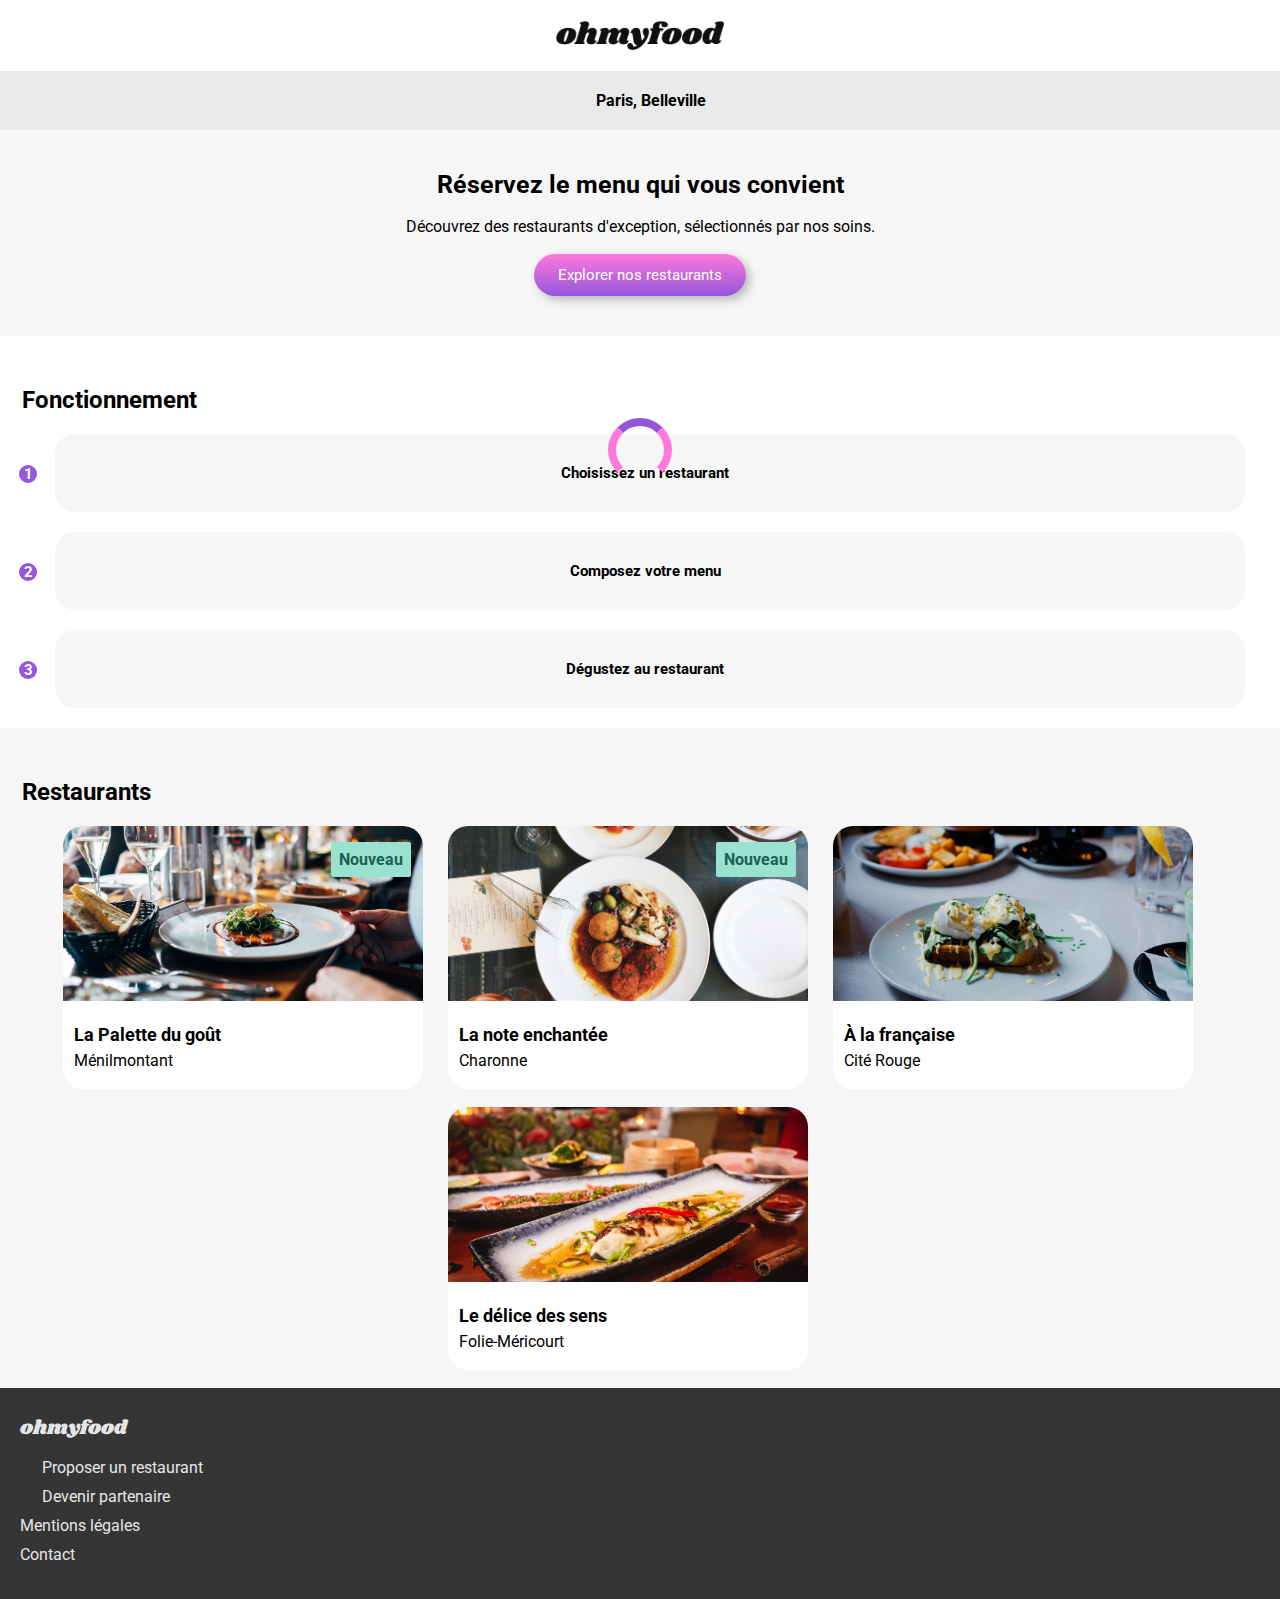
<file: index.html>
<!DOCTYPE html>
<html lang="fr">

<head>
    <meta charset="UTF-8">
    <meta http-equiv="X-UA-Compatible" content="IE=edge">
    <meta name="viewport" content="width=device-width,initial-scale=1" />
    <title>Oh My Food</title>
    <link rel="preconnect" href="https://fonts.googleapis.com">
    <link rel="preconnect" href="https://fonts.gstatic.com" crossorigin>
    <link href="https://fonts.googleapis.com/css2?family=Roboto&family=Shrikhand&display=swap" rel="stylesheet">
    <link rel="stylesheet" href="./css/style.css">
    <link rel="stylesheet" href="https://use.fontawesome.com/releases/v5.15.2/css/all.css" integrity="sha384-vSIIfh2YWi9wW0r9iZe7RJPrKwp6bG+s9QZMoITbCckVJqGCCRhc+ccxNcdpHuYu" crossorigin="anonymous">
</head>

<body>


    <header>
        <div class="logo">
            <img src="./img/logo/ohmyfood.png" alt="Logo Ohmyfood">
        </div>
    </header>
    <main class="container">

        <div class="loader">
            <div class="spinner"></div>
        </div>


        <div class="Localisation">
            <i class="fas fa-map-marker-alt"></i>
            <p>Paris, Belleville</p>
        </div>

        <div class="presentation">
            <p class="presentation__book">Réservez le menu qui vous convient</p><br>
            <p class="presentation__discover">Découvrez des restaurants d'exception, sélectionnés par nos soins.</p>
            <br>
            <a class="presentation__explore" href="#restaurants">Explorer nos restaurants</a>
        </div>

        <h2 class="fonctionnement__title">Fonctionnement</h2>


        <div class="fonctionnement">
            <div class="fonctionnement__step"><i class="fas fa-tablet-alt"></i>Choisissez un restaurant
                <div class="fonctionnement__step__no">1</div>
            </div>
            <div class="fonctionnement__step"><i class="fas fa-list-ul"></i>Composez votre menu
                <div class="fonctionnement__step__no">2</div>
            </div>
            <div class="fonctionnement__step"><i class="fas fa-store"></i>Dégustez au restaurant
                <div class="fonctionnement__step__no">3</div>
            </div>
        </div>


        <div class="restaurants" id="restaurants">
            <div class="restaurants__title">
                <h2>Restaurants</h2>
            </div>
            <div class="restaurants__container">

                <div class="restaurants__card">
                    <a href="./restaurants/la-palette-du-gout.html">
                        <div class="restaurants__card__image">
                            <img src="./img/restaurants/jay-wennington-N_Y88TWmGwA-unsplash.jpg" alt="La Palette du goût">
                            <div class="btn-new">Nouveau</div>
                        </div>

                    </a>
                    <div class="carte">
                        <a href="./restaurants/la-palette-du-gout.html">
                            <div class="contenu">
                                <h3>La Palette du goût</h3>
                                <p>Ménilmontant</p>
                            </div>
                        </a>

                        <div class="heart">
                            <div class="heart__1">
                                <i class="far fa-heart fa-2x"></i>
                            </div>
                            <div class="heart__2">
                                <i class="fas fa-heart fa-2x"></i>
                            </div>
                        </div>
                    </div>
                </div>


                <div class="restaurants__card">
                    <a href="./restaurants/la-note-enchantee.html">
                        <div class="restaurants__card__image">
                            <img src="./img/restaurants/stil-u2Lp8tXIcjw-unsplash.jpg" alt="La Palette du goût">
                            <div class="btn-new">Nouveau</div>
                        </div>
                    </a>
                    <div class="carte">
                        <a href="./restaurants/la-note-enchantee.html">
                            <div class="contenu">
                                <h3>La note enchantée</h3>
                                <p>Charonne</p>
                            </div>

                        </a>
                        <div class="heart">
                            <div class="heart__1">
                                <i class="far fa-heart fa-2x"></i>
                            </div>
                            <div class="heart__2">
                                <i class="fas fa-heart fa-2x"></i>
                            </div>
                        </div>
                    </div>
                </div>

                <div class="restaurants__card">
                    <a href="./restaurants/a-la-francaise.html">
                        <div class="restaurants__card__image">
                            <img src="./img/restaurants/toa-heftiba-DQKerTsQwi0-unsplash.jpg" alt="La Palette du goût">
                        </div>
                    </a>
                    <div class="carte">
                        <a href="./restaurants/a-la-francaise.html">
                            <div class="contenu">
                                <h3>À la française</h3>
                                <p>Cité Rouge</p>
                            </div>

                        </a>
                        <div class="heart">
                            <div class="heart__1">
                                <i class="far fa-heart fa-2x"></i>
                            </div>
                            <div class="heart__2">
                                <i class="fas fa-heart fa-2x"></i>
                            </div>
                        </div>
                    </div>
                </div>


                <div class="restaurants__card">
                    <a href="./restaurants/Le_délice_des_sens.html">
                        <div class="restaurants__card__image">
                            <img src="./img/restaurants/louis-hansel-shotsoflouis-qNBGVyOCY8Q-unsplash.jpg" alt="La Palette du goût">
                        </div>
                    </a>
                    <div class="carte">
                        <a href="./restaurants/Le_délice_des_sens.html">
                            <div class="contenu">
                                <h3>Le délice des sens</h3>
                                <p>Folie-Méricourt</p>
                            </div>
                        </a>
                        <div class="heart">
                            <div class="heart__1">
                                <i class="far fa-heart fa-2x"></i>
                            </div>
                            <div class="heart__2">
                                <i class="fas fa-heart fa-2x"></i>
                            </div>
                        </div>
                    </div>
                </div>

            </div>
        </div>
    </main>

    <!-- Footer -->
    <footer>
        <h3 class="footer__logo">ohmyfood</h3>
        <a href="#">
            <h3><i class="fas fa-utensils"></i>Proposer un restaurant</h3>
        </a>
        <a href="#">
            <h3><i class="fas fa-hands-helping"></i>Devenir partenaire</h3>
        </a>
        <a href="#">
            <h3>Mentions légales</h3>
        </a>
        <a href="mailto:contact@ohmyfood.com">
            <h3>Contact</h3>
        </a>
    </footer>

</body>

</html>
</file>
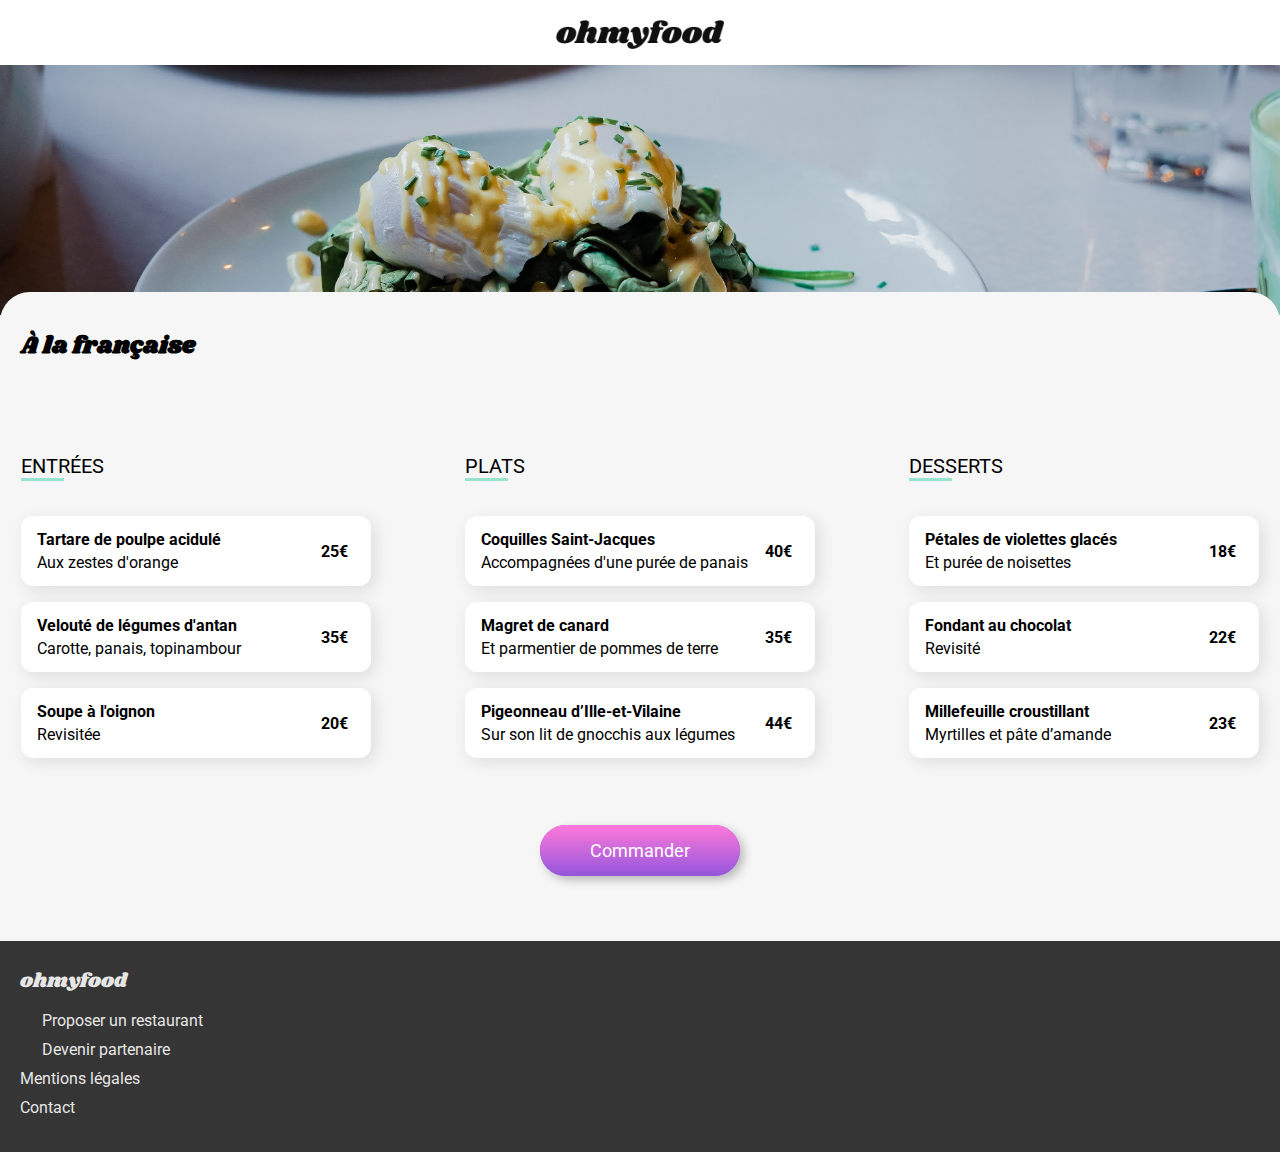
<file: restaurants/a-la-francaise.html>
<!DOCTYPE html>
<html lang="fr">

<head>
    <meta charset="UTF-8">
    <meta name="viewport" content="width=device-width, initial-scale=1.0">
    <title>A la française</title>
    <link rel="stylesheet" href="../css/style.css">
    <link rel="stylesheet" href="https://use.fontawesome.com/releases/v5.15.2/css/all.css" integrity="sha384-vSIIfh2YWi9wW0r9iZe7RJPrKwp6bG+s9QZMoITbCckVJqGCCRhc+ccxNcdpHuYu" crossorigin="anonymous">
    <link rel="preconnect" href="https://fonts.gstatic.com">
    <link href="https://fonts.googleapis.com/css2?family=Shrikhand&display=swap" rel="stylesheet">
    <link rel="preconnect" href="https://fonts.gstatic.com">
    <link href="https://fonts.googleapis.com/css2?family=Roboto:ital,wght@0,100;0,300;0,400;0,500;0,700;0,900;1,100;1,300;1,400;1,500;1,700;1,900&display=swap" rel="stylesheet">
</head>

<body>

    <!-- Header -->
    <header>
        <a href="../index.html" class="btn-return">
            <i class="fas fa-arrow-left"></i>
        </a>
        <div class="logo">
            <img src="../img/logo/ohmyfood.png" alt="Logo Ohmyfood" class="img-OhMyFood">
        </div>
    </header>
    <main class="container-all">

        <!-- Photo du restaurant -->
        <div class="photo__restaurant">
            <img src="../img/restaurants/toa-heftiba-DQKerTsQwi0-unsplash.jpg" alt="À la française">
        </div>
        <!-- Carte du restaurant -->
        <div class="card">
            <h2 class="card__title">À la française<i class="far fa-heart" id="heart"></i></h2>
            <div class="card__global">
                <div class="card__global__entrees">
                    <div class="entrees">
                        <h2>ENTRÉES</h2>
                    </div>
                    <div class="card__global__contenu">
                        <div class="card__global__contenu__dish">
                            <div class="header_menu">
                                <h3>Tartare de poulpe acidulé</h3>
                                <h4>Aux zestes d'orange</h4>
                            </div>
                        </div>
                        <div class="card__price">25€</div>

                        <div class="card__global__contenu__dish__confirmation">
                            <div class="circle">
                                <i class="fas fa-check"></i>
                            </div>
                        </div>
                    </div>
                    <div class="card__global__contenu">
                        <div class="card__global__contenu__dish">
                            <div class="header_menu">
                                <h3>Velouté de légumes d'antan</h3>
                                <h4>Carotte, panais, topinambour</h4>
                            </div>
                        </div>
                        <div class="card__price">35€</div>

                        <div class="card__global__contenu__dish__confirmation">
                            <div class="circle">
                                <i class="fas fa-check"></i>
                            </div>
                        </div>
                    </div>
                    <div class="card__global__contenu">
                        <div class="card__global__contenu__dish">
                            <div class="header_menu">
                                <h3>Soupe à l'oignon</h3>
                                <h4>Revisitée</h4>
                            </div>
                        </div>
                        <div class="card__price">20€</div>

                        <div class="card__global__contenu__dish__confirmation">
                            <div class="circle">
                                <i class="fas fa-check"></i>
                            </div>
                        </div>
                    </div>
                </div>
                <div class="card__global">
                    <div class="card__global__plats">
                        <div class="entrees">
                            <h2>PLATS</h2>
                        </div>
                        <div class="card__global__contenu">
                            <div class="card__global__contenu__dish">
                                <div class="header_menu">
                                    <h3>Coquilles Saint-Jacques</h3>
                                    <h4>Accompagnées d'une purée de panais</h4>
                                </div>
                            </div>
                            <div class="card__price">40€</div>

                            <div class="card__global__contenu__dish__confirmation">
                                <div class="circle">
                                    <i class="fas fa-check"></i>
                                </div>
                            </div>
                        </div>
                        <div class="card__global__contenu">
                            <div class="card__global__contenu__dish">
                                <div class="header_menu">
                                    <h3>Magret de canard</h3>
                                    <h4>Et parmentier de pommes de terre</h4>
                                </div>
                            </div>
                            <div class="card__price">35€</div>

                            <div class="card__global__contenu__dish__confirmation">
                                <div class="circle">
                                    <i class="fas fa-check"></i>
                                </div>
                            </div>
                        </div>
                        <div class="card__global__contenu">
                            <div class="card__global__contenu__dish">
                                <div class="header_menu">
                                    <h3>Pigeonneau d’Ille-et-Vilaine</h3>
                                    <h4>Sur son lit de gnocchis aux légumes</h4>
                                </div>
                            </div>
                            <div class="card__price">44€</div>

                            <div class="card__global__contenu__dish__confirmation">
                                <div class="circle">
                                    <i class="fas fa-check"></i>
                                </div>
                            </div>
                        </div>
                    </div>
                </div>
                <div class="card__global">
                    <div class="card__global__desserts">
                        <div class="entrees">
                            <h2>DESSERTS</h2>
                        </div>
                        <div class="card__global__contenu">
                            <div class="card__global__contenu__dish">
                                <div class="header_menu">
                                    <h3>Pétales de violettes glacés</h3>
                                    <h4>Et purée de noisettes</h4>
                                </div>
                            </div>
                            <div class="card__price">18€</div>

                            <div class="card__global__contenu__dish__confirmation">
                                <div class="circle">
                                    <i class="fas fa-check"></i>
                                </div>
                            </div>
                        </div>
                        <div class="card__global__contenu">
                            <div class="card__global__contenu__dish">
                                <div class="header_menu">
                                    <h3>Fondant au chocolat</h3>
                                    <h4>Revisité</h4>
                                </div>
                            </div>
                            <div class="card__price">22€</div>

                            <div class="card__global__contenu__dish__confirmation">
                                <div class="circle">
                                    <i class="fas fa-check"></i>
                                </div>
                            </div>
                        </div>
                        <div class="card__global__contenu">
                            <div class="card__global__contenu__dish">
                                <div class="header_menu">
                                    <h3>Millefeuille croustillant</h3>
                                    <h4>Myrtilles et pâte d’amande</h4>
                                </div>
                            </div>
                            <div class="card__price">23€</div>

                            <div class="card__global__contenu__dish__confirmation">
                                <div class="circle">
                                    <i class="fas fa-check"></i>
                                </div>
                            </div>
                        </div>
                    </div>
                </div>
            </div>
        </div>
        <!-- Bouton Commander  -->
        <div class="bouton__commander">
            <a class="bouton__commander--pink" href="#">Commander</a>
        </div>


    </main>

    <!-- Footer -->
    <footer>
        <h3 class="footer__logo">ohmyfood</h3>
        <a href="#">
            <h3><i class="fas fa-utensils"></i>Proposer un restaurant</h3>
        </a>
        <a href="#">
            <h3><i class="fas fa-hands-helping"></i>Devenir partenaire</h3>
        </a>
        <a href="#">
            <h3>Mentions légales</h3>
        </a>
        <a href="mailto:contact@ohmyfood.com">
            <h3>Contact</h3>
        </a>
    </footer>

</body>

</html>
</file>
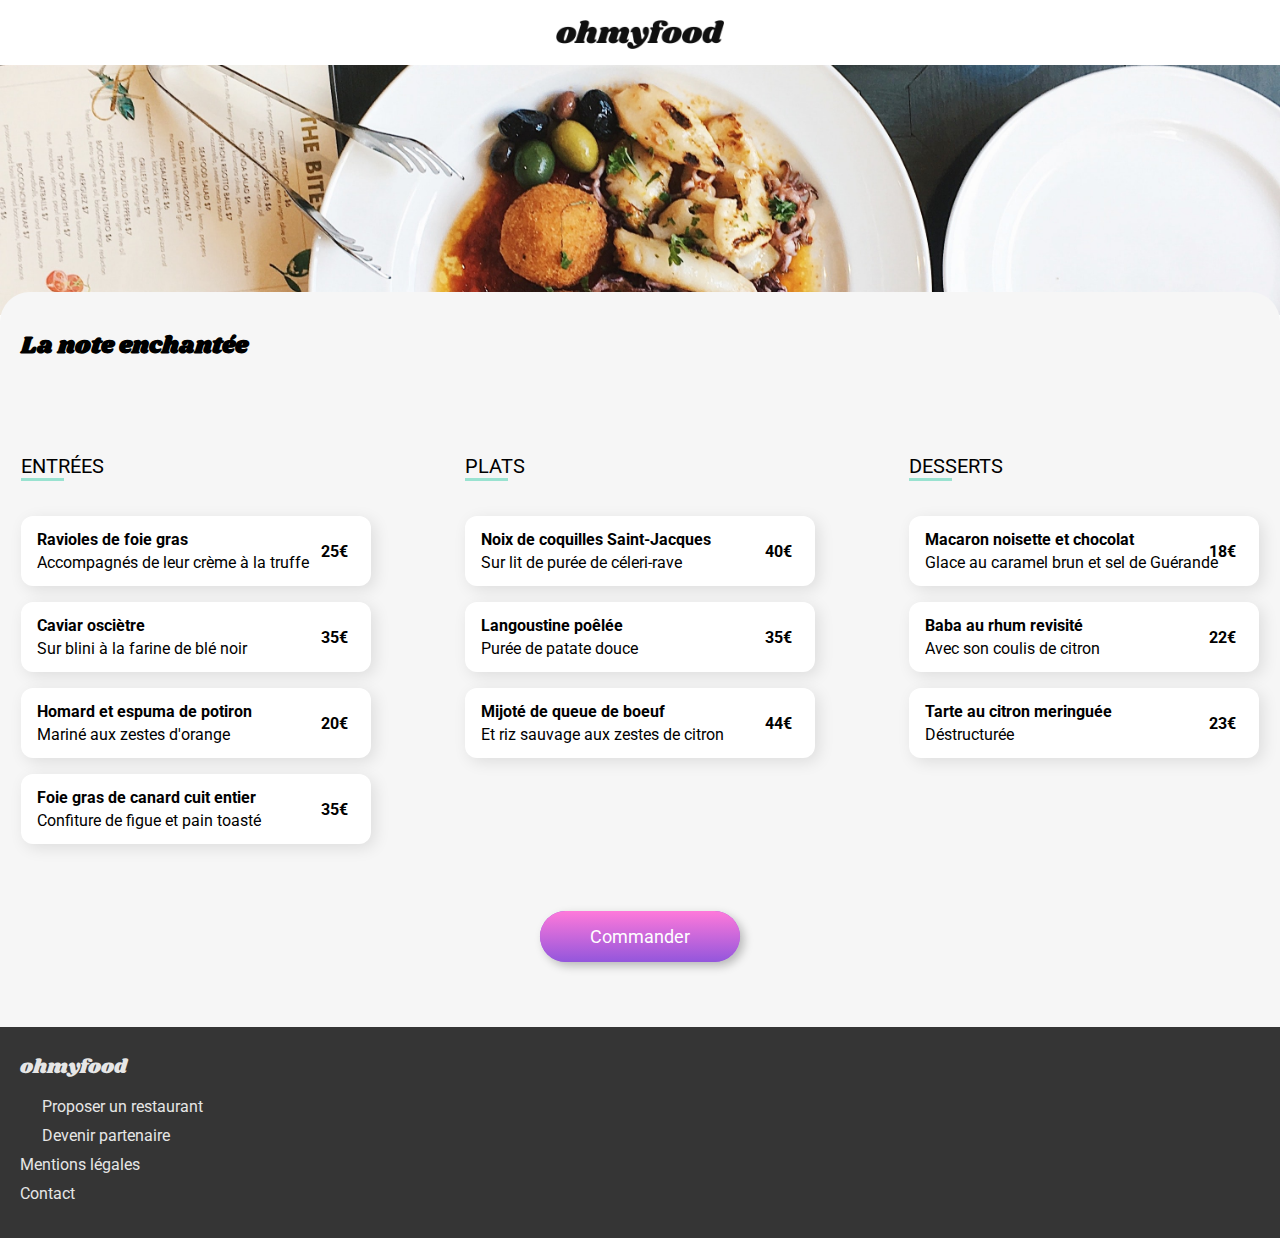
<file: restaurants/la-note-enchantee.html>
<!DOCTYPE html>
<html lang="fr">

<head>
    <meta charset="UTF-8">
    <meta name="viewport" content="width=device-width, initial-scale=1.0">
    <title>La note enchantée</title>
    <link rel="stylesheet" href="../css/style.css">
    <link rel="stylesheet" href="https://use.fontawesome.com/releases/v5.15.2/css/all.css" integrity="sha384-vSIIfh2YWi9wW0r9iZe7RJPrKwp6bG+s9QZMoITbCckVJqGCCRhc+ccxNcdpHuYu" crossorigin="anonymous">
    <link rel="preconnect" href="https://fonts.gstatic.com">
    <link href="https://fonts.googleapis.com/css2?family=Shrikhand&display=swap" rel="stylesheet">
    <link rel="preconnect" href="https://fonts.gstatic.com">
    <link href="https://fonts.googleapis.com/css2?family=Roboto:ital,wght@0,100;0,300;0,400;0,500;0,700;0,900;1,100;1,300;1,400;1,500;1,700;1,900&display=swap" rel="stylesheet">
</head>

<body>

    <!-- Header -->
    <header>
        <a href="../index.html" class="btn-return">
            <i class="fas fa-arrow-left"></i>
        </a>
        <div class="logo">
            <img src="../img/logo/ohmyfood.png" alt="Logo Ohmyfood" class="img-OhMyFood">
        </div>
    </header>
    <main class="container-all">

        <!-- Photo du restaurant -->
        <div class="photo__restaurant">
            <img src="../img/restaurants/stil-u2Lp8tXIcjw-unsplash.jpg" alt="La note enchantée">
        </div>
        <!-- Carte du restaurant -->
        <div class="card">
            <h2 class="card__title">La note enchantée<i class="far fa-heart" id="heart"></i></h2>
            <div class="card__global">
                <div class="card__global__entrees">
                    <div class="entrees">
                        <h2>ENTRÉES</h2>
                    </div>
                    <div class="card__global__contenu">
                        <div class="card__global__contenu__dish">
                            <div class="header_menu">
                                <h3>Ravioles de foie gras</h3>
                                <h4>Accompagnés de leur crème à la truffe</h4>
                            </div>

                        </div>
                        <div class="card__price">25€</div>
                        <div class="card__global__contenu__dish__confirmation">
                            <div class="circle">
                                <i class="fas fa-check"></i>
                            </div>
                        </div>
                    </div>
                    <div class="card__global__contenu">
                        <div class="card__global__contenu__dish">
                            <div class="header_menu">
                                <h3>Caviar osciètre</h3>
                                <h4>Sur blini à la farine de blé noir</h4>
                            </div>

                        </div>
                        <div class="card__price">35€</div>
                        <div class="card__global__contenu__dish__confirmation">
                            <div class="circle">
                                <i class="fas fa-check"></i>
                            </div>
                        </div>
                    </div>
                    <div class="card__global__contenu">
                        <div class="card__global__contenu__dish">
                            <div class="header_menu">
                                <h3>Homard et espuma de potiron</h3>
                                <h4>Mariné aux zestes d'orange</h4>
                            </div>

                        </div>
                        <div class="card__price">20€</div>
                        <div class="card__global__contenu__dish__confirmation">
                            <div class="circle">
                                <i class="fas fa-check"></i>
                            </div>
                        </div>
                    </div>
                    <div class="card__global__contenu">
                        <div class="card__global__contenu__dish">
                            <div class="header_menu">
                                <h3>Foie gras de canard cuit entier</h3>
                                <h4>Confiture de figue et pain toasté</h4>
                            </div>

                        </div>
                        <div class="card__price">35€</div>
                        <div class="card__global__contenu__dish__confirmation">
                            <div class="circle">
                                <i class="fas fa-check"></i>
                            </div>
                        </div>
                    </div>
                </div>
                <div class="card__global">
                    <div class="card__global__plats">
                        <div class="entrees">
                            <h2>PLATS</h2>
                        </div>
                        <div class="card__global__contenu">
                            <div class="card__global__contenu__dish">
                                <div class="header_menu">
                                    <h3>Noix de coquilles Saint-Jacques</h3>
                                    <h4>Sur lit de purée de céleri-rave</h4>
                                </div>

                            </div>
                            <div class="card__price">40€</div>
                            <div class="card__global__contenu__dish__confirmation">
                                <div class="circle">
                                    <i class="fas fa-check"></i>
                                </div>
                            </div>
                        </div>
                        <div class="card__global__contenu">
                            <div class="card__global__contenu__dish">
                                <div class="header_menu">
                                    <h3>Langoustine poêlée</h3>
                                    <h4>Purée de patate douce</h4>
                                </div>

                            </div>
                            <div class="card__price">35€</div>
                            <div class="card__global__contenu__dish__confirmation">
                                <div class="circle">
                                    <i class="fas fa-check"></i>
                                </div>
                            </div>
                        </div>
                        <div class="card__global__contenu">
                            <div class="card__global__contenu__dish">
                                <div class="header_menu">
                                    <h3>Mijoté de queue de boeuf</h3>
                                    <h4>Et riz sauvage aux zestes de citron</h4>
                                </div>

                            </div>
                            <div class="card__price">44€</div>
                            <div class="card__global__contenu__dish__confirmation">
                                <div class="circle">
                                    <i class="fas fa-check"></i>
                                </div>
                            </div>
                        </div>
                    </div>
                </div>
                <div class="card__global">
                    <div class="card__global__desserts">
                        <div class="entrees">
                            <h2>DESSERTS</h2>
                        </div>
                        <div class="card__global__contenu">
                            <div class="card__global__contenu__dish">
                                <div class="header_menu">
                                    <h3>Macaron noisette et chocolat</h3>
                                    <h4>Glace au caramel brun et sel de Guérande</h4>
                                </div>
                            </div>
                            <div class="card__price">18€</div>

                            <div class="card__global__contenu__dish__confirmation">
                                <div class="circle">
                                    <i class="fas fa-check"></i>
                                </div>
                            </div>
                        </div>
                        <div class="card__global__contenu">
                            <div class="card__global__contenu__dish">
                                <div class="header_menu">
                                    <h3>Baba au rhum revisité</h3>
                                    <h4>Avec son coulis de citron</h4>
                                </div>
                            </div>
                            <div class="card__price">22€</div>

                            <div class="card__global__contenu__dish__confirmation">
                                <div class="circle">
                                    <i class="fas fa-check"></i>
                                </div>
                            </div>
                        </div>
                        <div class="card__global__contenu">
                            <div class="card__global__contenu__dish">
                                <div class="header_menu">
                                    <h3>Tarte au citron meringuée</h3>
                                    <h4>Déstructurée</h4>
                                </div>
                            </div>
                            <div class="card__price">23€</div>

                            <div class="card__global__contenu__dish__confirmation">
                                <div class="circle">
                                    <i class="fas fa-check"></i>
                                </div>
                            </div>
                        </div>
                    </div>
                </div>
            </div>
        </div>
        <!-- Bouton Commander  -->
        <div class="bouton__commander">
            <a class="bouton__commander--pink" href="#">Commander</a>
        </div>
        <!-- Footer -->


    </main>

    <footer>
        <h3 class="footer__logo">ohmyfood</h3>
        <a href="#">
            <h3><i class="fas fa-utensils"></i>Proposer un restaurant</h3>
        </a>
        <a href="#">
            <h3><i class="fas fa-hands-helping"></i>Devenir partenaire</h3>
        </a>
        <a href="#">
            <h3>Mentions légales</h3>
        </a>
        <a href="mailto:contact@ohmyfood.com">
            <h3>Contact</h3>
        </a>
    </footer>

</body>

</html>
</file>
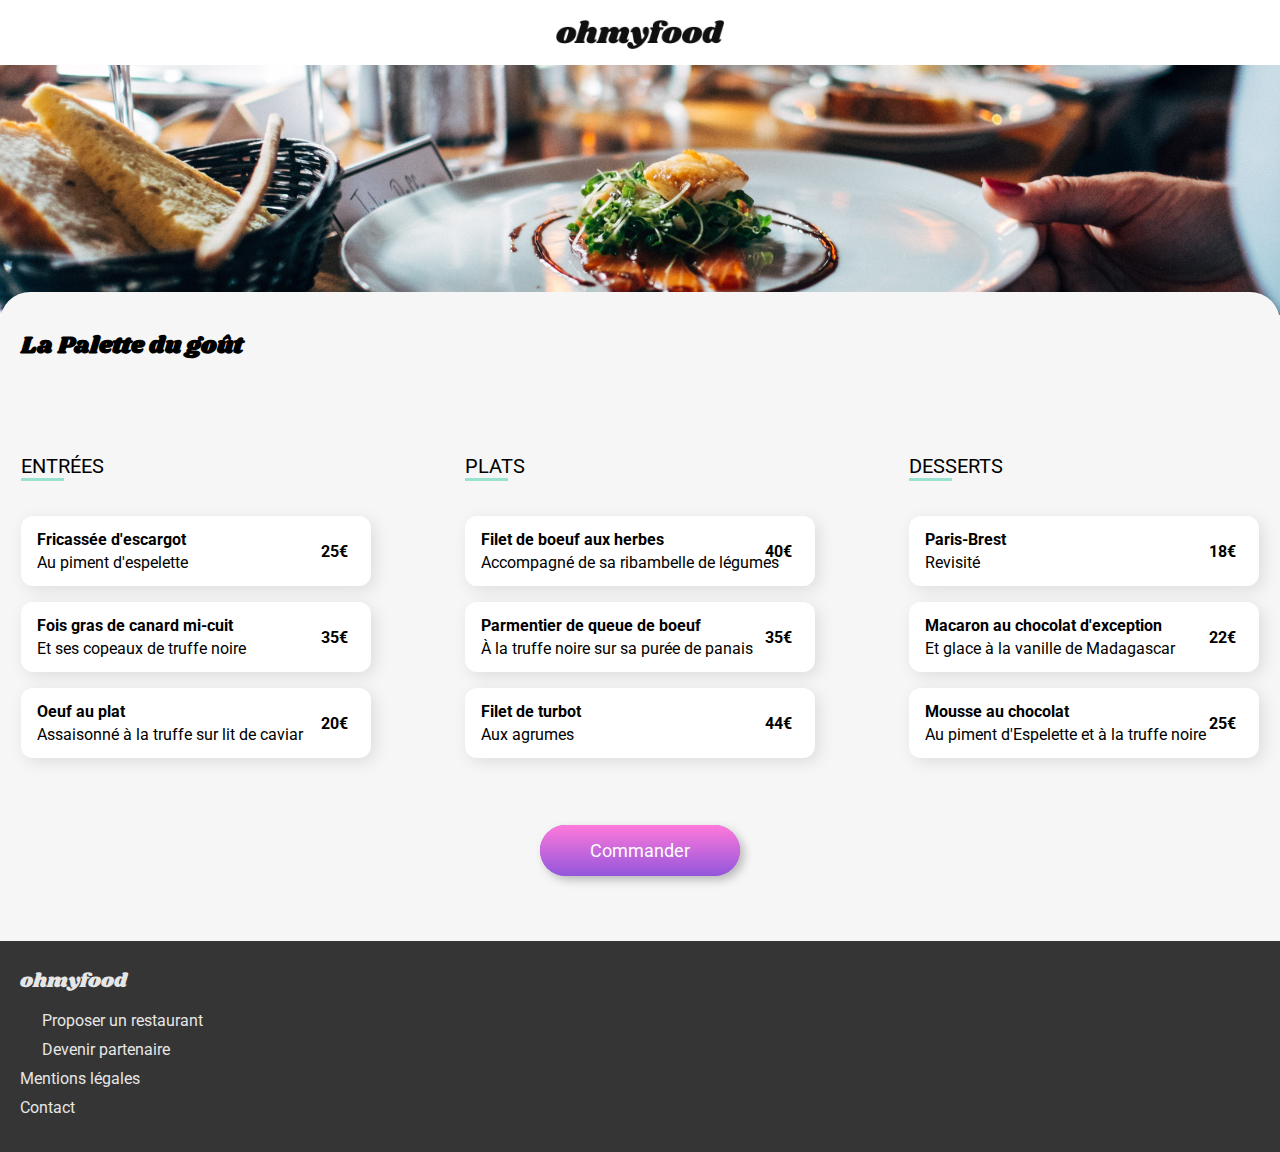
<file: restaurants/la-palette-du-gout.html>
<!DOCTYPE html>
<html lang="fr">

<head>
    <meta charset="UTF-8">
    <meta name="viewport" content="width=device-width, initial-scale=1.0">
    <title>La Palette du goût</title>
    <link rel="stylesheet" href="../css/style.css">
    <link rel="stylesheet" href="https://use.fontawesome.com/releases/v5.15.2/css/all.css" integrity="sha384-vSIIfh2YWi9wW0r9iZe7RJPrKwp6bG+s9QZMoITbCckVJqGCCRhc+ccxNcdpHuYu" crossorigin="anonymous">
    <link rel="preconnect" href="https://fonts.gstatic.com">
    <link href="https://fonts.googleapis.com/css2?family=Shrikhand&display=swap" rel="stylesheet">
    <link rel="preconnect" href="https://fonts.gstatic.com">
    <link href="https://fonts.googleapis.com/css2?family=Roboto:ital,wght@0,100;0,300;0,400;0,500;0,700;0,900;1,100;1,300;1,400;1,500;1,700;1,900&display=swap" rel="stylesheet">
</head>

<body>

    <!-- Header -->
    <header>
        <a href="../index.html" class="btn-return">
            <i class="fas fa-arrow-left"></i>
        </a>
        <div class="logo">
            <img src="../img/logo/ohmyfood.png" alt="Logo Ohmyfood" class="img-OhMyFood">
        </div>
    </header>
    <main class="container-all">

        <!-- Photo du restaurant -->
        <div class="photo__restaurant">
            <img src="../img/restaurants/jay-wennington-N_Y88TWmGwA-unsplash.jpg" alt="La Palette du goût">
        </div>
        <!-- Carte du restaurant -->
        <div class="card">
            <h2 class="card__title">La Palette du goût <i class="far fa-heart" id="heart"></i> </h2>
            <div class="card__global">
                <div class="card__global__entrees">
                    <div class="entrees">
                        <h2>ENTRÉES</h2>
                    </div>
                    <div class="card__global__contenu">
                        <div class="card__global__contenu__dish">
                            <div class="header_menu">
                                <h3>Fricassée d'escargot</h3>
                                <h4>Au piment d'espelette</h4>
                            </div>

                        </div>
                        <div class="card__price">25€</div>
                        <div class="card__global__contenu__dish__confirmation">
                            <div class="circle">
                                <i class="fas fa-check"></i>
                            </div>
                        </div>
                    </div>
                    <div class="card__global__contenu">
                        <div class="card__global__contenu__dish">
                            <div class="header_menu">
                                <h3>Fois gras de canard mi-cuit</h3>
                                <h4>Et ses copeaux de truffe noire</h4>
                            </div>

                        </div>
                        <div class="card__price">35€</div>
                        <div class="card__global__contenu__dish__confirmation">
                            <div class="circle">
                                <i class="fas fa-check"></i>
                            </div>
                        </div>
                    </div>
                    <div class="card__global__contenu">
                        <div class="card__global__contenu__dish">
                            <div class="header_menu">
                                <h3>Oeuf au plat</h3>
                                <h4>Assaisonné à la truffe sur lit de caviar</h4>
                            </div>

                        </div>
                        <div class="card__price">20€</div>
                        <div class="card__global__contenu__dish__confirmation">
                            <div class="circle">
                                <i class="fas fa-check"></i>
                            </div>
                        </div>
                    </div>
                </div>
                <div class="card__global">
                    <div class="card__global__plats">
                        <div class="entrees">
                            <h2>PLATS</h2>
                        </div>
                        <div class="card__global__contenu">
                            <div class="card__global__contenu__dish">
                                <div class="header_menu">
                                    <h3>Filet de boeuf aux herbes</h3>
                                    <h4>Accompagné de sa ribambelle de légumes</h4>
                                </div>

                            </div>
                            <div class="card__price">40€</div>
                            <div class="card__global__contenu__dish__confirmation">
                                <div class="circle">
                                    <i class="fas fa-check"></i>
                                </div>
                            </div>
                        </div>
                        <div class="card__global__contenu">
                            <div class="card__global__contenu__dish">
                                <div class="header_menu">
                                    <h3>Parmentier de queue de boeuf</h3>
                                    <h4>À la truffe noire sur sa purée de panais</h4>
                                </div>

                            </div>
                            <div class="card__price">35€</div>
                            <div class="card__global__contenu__dish__confirmation">
                                <div class="circle">
                                    <i class="fas fa-check"></i>
                                </div>
                            </div>
                        </div>
                        <div class="card__global__contenu">
                            <div class="card__global__contenu__dish">
                                <div class="header_menu">
                                    <h3>Filet de turbot</h3>
                                    <h4>Aux agrumes</h4>
                                </div>

                            </div>
                            <div class="card__price">44€</div>
                            <div class="card__global__contenu__dish__confirmation">
                                <div class="circle">
                                    <i class="fas fa-check"></i>
                                </div>
                            </div>
                        </div>
                    </div>
                </div>
                <div class="card__global">
                    <div class="card__global__desserts">
                        <div class="entrees">
                            <h2>DESSERTS</h2>
                        </div>
                        <div class="card__global__contenu">
                            <div class="card__global__contenu__dish">
                                <div class="header_menu">
                                    <h3>Paris-Brest</h3>
                                    <h4>Revisité</h4>
                                </div>

                            </div>
                            <div class="card__price">18€</div>
                            <div class="card__global__contenu__dish__confirmation">
                                <div class="circle">
                                    <i class="fas fa-check"></i>
                                </div>
                            </div>
                        </div>
                        <div class="card__global__contenu">
                            <div class="card__global__contenu__dish">
                                <div class="header_menu">
                                    <h3>Macaron au chocolat d'exception</h3>
                                    <h4>Et glace à la vanille de Madagascar</h4>
                                </div>

                            </div>
                            <div class="card__price">22€</div>
                            <div class="card__global__contenu__dish__confirmation">
                                <div class="circle">
                                    <i class="fas fa-check"></i>
                                </div>
                            </div>
                        </div>
                        <div class="card__global__contenu">
                            <div class="card__global__contenu__dish">
                                <div class="header_menu">
                                    <h3>Mousse au chocolat</h3>
                                    <h4>Au piment d'Espelette et à la truffe noire</h4>
                                </div>

                            </div>
                            <div class="card__price">25€</div>
                            <div class="card__global__contenu__dish__confirmation">
                                <div class="circle">
                                    <i class="fas fa-check"></i>
                                </div>
                            </div>
                        </div>
                    </div>
                </div>
            </div>
        </div>
        <!-- Bouton Commander  -->
        <div class="bouton__commander">
            <a class="bouton__commander--pink" href="#">Commander</a>
        </div>
        <!-- Footer -->


    </main>

    <footer>
        <h3 class="footer__logo">ohmyfood</h3>
        <a href="#">
            <h3><i class="fas fa-utensils"></i>Proposer un restaurant</h3>
        </a>
        <a href="#">
            <h3><i class="fas fa-hands-helping"></i>Devenir partenaire</h3>
        </a>
        <a href="#">
            <h3>Mentions légales</h3>
        </a>
        <a href="mailto:contact@ohmyfood.com">
            <h3>Contact</h3>
        </a>
    </footer>

</body>

</html>
</file>
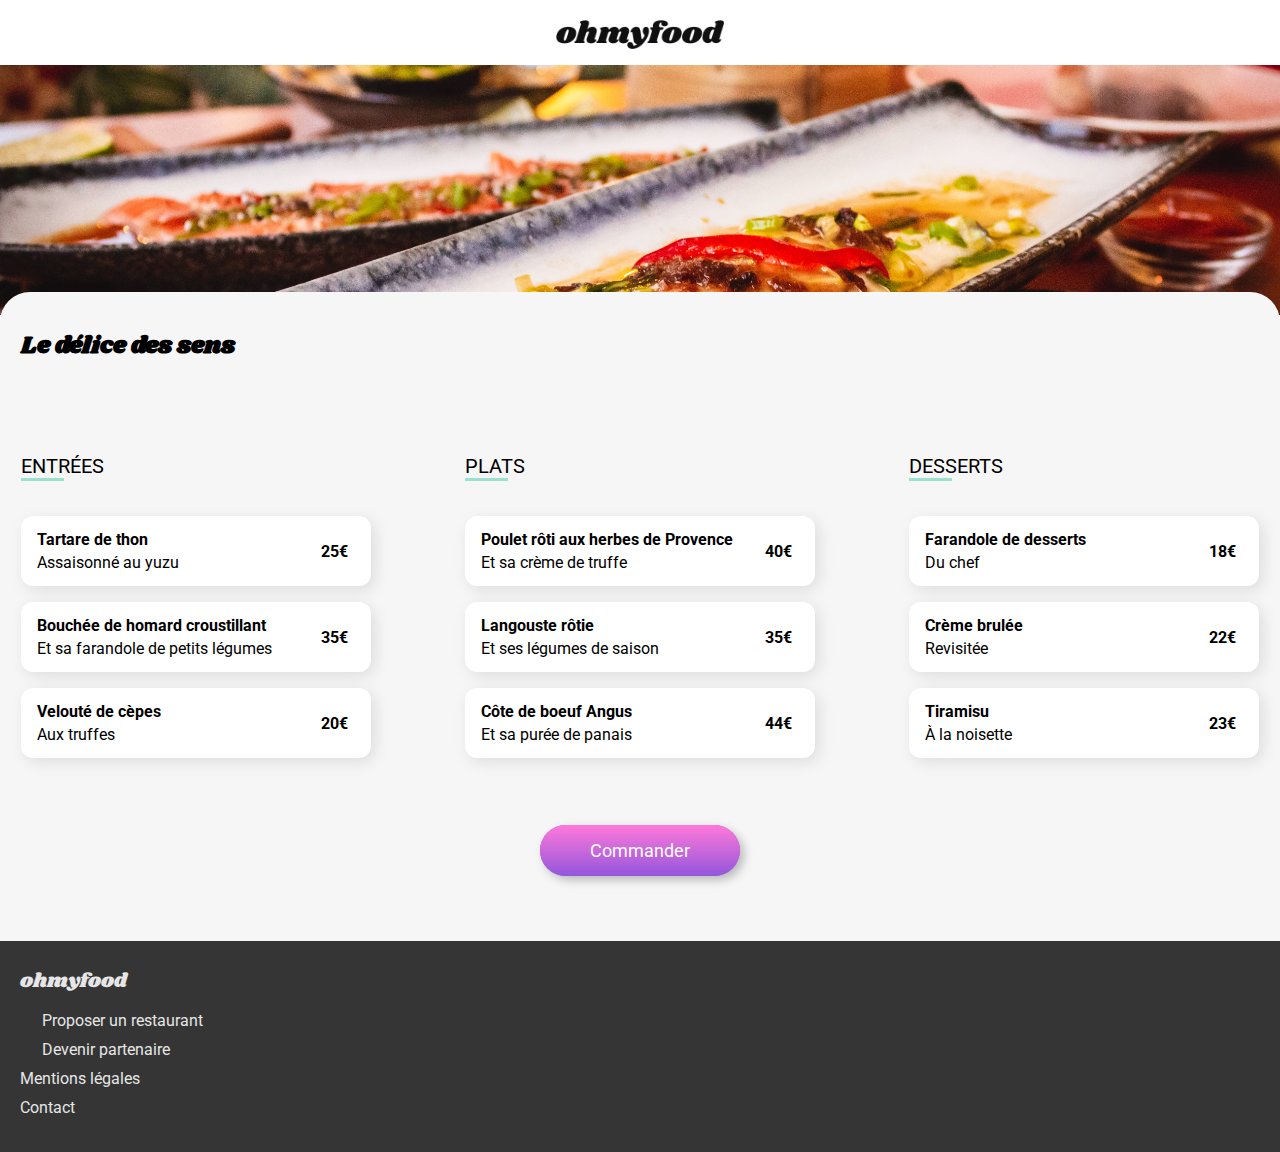
<file: restaurants/Le_délice_des_sens.html>
<!DOCTYPE html>
<html lang="fr">

<head>
    <meta charset="UTF-8">
    <meta name="viewport" content="width=device-width, initial-scale=1.0">
    <title>Le délice des sens</title>
    <link rel="stylesheet" href="../css/style.css">
    <link rel="stylesheet" href="https://use.fontawesome.com/releases/v5.15.2/css/all.css" integrity="sha384-vSIIfh2YWi9wW0r9iZe7RJPrKwp6bG+s9QZMoITbCckVJqGCCRhc+ccxNcdpHuYu" crossorigin="anonymous">
    <link rel="preconnect" href="https://fonts.gstatic.com">
    <link href="https://fonts.googleapis.com/css2?family=Shrikhand&display=swap" rel="stylesheet">
    <link rel="preconnect" href="https://fonts.gstatic.com">
    <link href="https://fonts.googleapis.com/css2?family=Roboto:ital,wght@0,100;0,300;0,400;0,500;0,700;0,900;1,100;1,300;1,400;1,500;1,700;1,900&display=swap" rel="stylesheet">
</head>

<body>

    <!-- Header -->
    <header>
        <a href="../index.html" class="btn-return">
            <i class="fas fa-arrow-left"></i>
        </a>
        <div class="logo">
            <img src="../img/logo/ohmyfood.png" alt="Logo Ohmyfood" class="img-OhMyFood">
        </div>
    </header>
    <main class="container-all">

        <!-- Photo du restaurant -->
        <div class="photo__restaurant">
            <img src="../img/restaurants/louis-hansel-shotsoflouis-qNBGVyOCY8Q-unsplash.jpg" alt="Le délice des sens">
        </div>
        <!-- Carte du restaurant -->
        <div class="card">
            <h2 class="card__title">Le délice des sens<i class="far fa-heart" id="heart"></i></h2>
            <div class="card__global">
                <div class="card__global__plats">
                    <div class="entrees">
                        <h2>ENTRÉES</h2>
                    </div>
                    <div class="card__global__contenu">
                        <div class="card__global__contenu__dish">
                            <div class="header_menu">
                                <h3>Tartare de thon</h3>
                                <h4>Assaisonné au yuzu</h4>
                            </div>

                        </div>
                        <div class="card__price">25€</div>
                        <div class="card__global__contenu__dish__confirmation">
                            <div class="circle">
                                <i class="fas fa-check"></i>
                            </div>
                        </div>
                    </div>
                    <div class="card__global__contenu">
                        <div class="card__global__contenu__dish">
                            <div class="header_menu">
                                <h3>Bouchée de homard croustillant</h3>
                                <h4>Et sa farandole de petits légumes</h4>
                            </div>

                        </div>
                        <div class="card__price">35€</div>
                        <div class="card__global__contenu__dish__confirmation">
                            <div class="circle">
                                <i class="fas fa-check"></i>
                            </div>
                        </div>
                    </div>
                    <div class="card__global__contenu">
                        <div class="card__global__contenu__dish">
                            <div class="header_menu">
                                <h3>Velouté de cèpes</h3>
                                <h4>Aux truffes</h4>
                            </div>

                        </div>
                        <div class="card__price">20€</div>
                        <div class="card__global__contenu__dish__confirmation">
                            <div class="circle">
                                <i class="fas fa-check"></i>
                            </div>
                        </div>
                    </div>
                </div>
                <div class="card__global">
                    <div class="card__global__plats">
                        <div class="entrees">
                            <h2>PLATS</h2>
                        </div>
                        <div class="card__global__contenu">
                            <div class="card__global__contenu__dish">
                                <div class="header_menu">
                                    <h3>Poulet rôti aux herbes de Provence</h3>
                                    <h4>Et sa crème de truffe</h4>
                                </div>

                            </div>
                            <div class="card__price">40€</div>
                            <div class="card__global__contenu__dish__confirmation">
                                <div class="circle">
                                    <i class="fas fa-check"></i>
                                </div>
                            </div>
                        </div>
                        <div class="card__global__contenu">
                            <div class="card__global__contenu__dish">
                                <div class="header_menu">
                                    <h3>Langouste rôtie</h3>
                                    <h4>Et ses légumes de saison</h4>
                                </div>

                            </div>
                            <div class="card__price">35€</div>
                            <div class="card__global__contenu__dish__confirmation">
                                <div class="circle">
                                    <i class="fas fa-check"></i>
                                </div>
                            </div>
                        </div>
                        <div class="card__global__contenu">
                            <div class="card__global__contenu__dish">
                                <div class="header_menu">
                                    <h3>Côte de boeuf Angus</h3>
                                    <h4>Et sa purée de panais</h4>
                                </div>

                            </div>
                            <div class="card__price">44€</div>
                            <div class="card__global__contenu__dish__confirmation">
                                <div class="circle">
                                    <i class="fas fa-check"></i>
                                </div>
                            </div>
                        </div>
                    </div>
                </div>
                <div class="card__global">
                    <div class="card__global__desserts">
                        <div class="entrees">
                            <h2>DESSERTS</h2>
                        </div>
                        <div class="card__global__contenu">
                            <div class="card__global__contenu__dish">
                                <div class="header_menu">
                                    <h3>Farandole de desserts</h3>
                                    <h4>Du chef</h4>
                                </div>

                            </div>
                            <div class="card__price">18€</div>
                            <div class="card__global__contenu__dish__confirmation">
                                <div class="circle">
                                    <i class="fas fa-check"></i>
                                </div>
                            </div>
                        </div>
                        <div class="card__global__contenu">
                            <div class="card__global__contenu__dish">
                                <div class="header_menu">
                                    <h3>Crème brulée</h3>
                                    <h4>Revisitée</h4>
                                </div>

                            </div>
                            <div class="card__price">22€</div>
                            <div class="card__global__contenu__dish__confirmation">
                                <div class="circle">
                                    <i class="fas fa-check"></i>
                                </div>
                            </div>
                        </div>
                        <div class="card__global__contenu">
                            <div class="card__global__contenu__dish">
                                <div class="header_menu">
                                    <h3>Tiramisu</h3>
                                    <h4>À la noisette</h4>
                                </div>

                            </div>
                            <div class="card__price">23€</div>
                            <div class="card__global__contenu__dish__confirmation">
                                <div class="circle">
                                    <i class="fas fa-check"></i>
                                </div>
                            </div>
                        </div>
                    </div>
                </div>
            </div>
        </div>
        <!-- Bouton Commander  -->
        <div class="bouton__commander">
            <a class="bouton__commander--pink" href="#">Commander</a>
        </div>

    </main>
    <!-- Footer -->

    <footer>
        <h3 class="footer__logo">ohmyfood</h3>
        <a href="#">
            <h3><i class="fas fa-utensils"></i>Proposer un restaurant</h3>
        </a>
        <a href="#">
            <h3><i class="fas fa-hands-helping"></i>Devenir partenaire</h3>
        </a>
        <a href="#">
            <h3>Mentions légales</h3>
        </a>
        <a href="mailto:contact@ohmyfood.com">
            <h3>Contact</h3>
        </a>
    </footer>


</body>

</html>
</file>
<file: css/style.css>
@charset "UTF-8";
/*Paramètres*/
* {
  -webkit-font-smoothing: antialiased;
}

/*! minireset.css v0.0.6 | MIT License | github.com/jgthms/minireset.css */
html,
body,
p,
ol,
ul,
li,
dl,
dt,
dd,
blockquote,
figure,
fieldset,
legend,
textarea,
pre,
iframe,
hr,
h1,
h2,
h3,
h4,
h5,
h6 {
  margin: 0;
  padding: 0;
}

h1,
h2,
h3,
h4,
h5,
h6 {
  font-size: 100%;
  font-weight: normal;
}

ul {
  list-style: none;
}

button,
input,
select {
  margin: 0;
}

html {
  box-sizing: border-box;
}

*,
*::before,
*::after {
  box-sizing: inherit;
}

img,
video {
  height: auto;
  max-width: 100%;
}

iframe {
  border: 0;
}

table {
  border-collapse: collapse;
  border-spacing: 0;
}

td,
th {
  padding: 0;
}

.loader {
  width: 100%;
  height: 100%;
  position: fixed;
  background-color: transparent;
  left: 0;
  top: 0;
  z-index: 10000;
  animation: spin 3s forwards;
}

@keyframes spin {
  100% {
    opacity: 0;
    z-index: -10;
    transform: rotate(360deg);
  }
}
.spinner {
  animation: spin 3s linear forwards;
  margin: auto;
  position: absolute;
  top: 0;
  left: 0;
  right: 0;
  bottom: 0;
  width: 64px;
  height: 64px;
  border: 8px solid;
  border-color: #9356DC #FF79DA transparent;
  border-radius: 50%;
}

/*Header*/
header {
  box-shadow: 0px 14px 15px -3px rgba(0, 0, 0, 0.1), 0px 10px 15px -3px rgba(0, 0, 0, 0.1), 0px 10px 15px -3px rgba(0, 0, 0, 0.1);
  min-width: 320px;
  padding: 21px 0;
}
header .logo {
  display: flex;
  justify-content: center;
  align-items: center;
  position: relative;
}
header .logo img {
  max-width: 168px;
  object-fit: cover;
}

a {
  text-decoration: none;
  color: black;
}

h1 {
  font-family: "Shrikhand", cursive;
}

h2,
h3,
h4,
h5,
h6,
p {
  font-family: "Roboto", sans-serif;
}

html,
html body,
body .container,
body .container-all {
  width: 100% !important;
  min-width: 0 !important;
  max-width: none !important;
  overflow-x: hidden;
}

/*Footer*/
footer {
  background-color: #353535;
  color: #FFF;
  display: flex;
  flex-direction: column;
  justify-content: space-between;
  padding: 25px 0px;
  max-width: 100%;
  min-width: 320px;
}
footer h3 {
  margin: 0 0 10px 20px;
  color: #e6e6e6;
  font-weight: normal;
}
footer a {
  text-decoration: none;
}
footer a:hover {
  text-decoration: underline;
  color: #FFF;
}
footer .footer__logo {
  font-family: "Shrikhand", cursive;
  font-weight: normal;
  font-size: 20px;
  margin-bottom: 15px;
}

.container {
  max-width: 2560px;
}
@media screen and (min-width: 1800px) {
  .container {
    max-width: 1800px;
    margin: auto;
  }
}

.fas {
  margin-right: 22px;
}

h1 {
  color: #9356DC;
}

/*Localisation*/
.Localisation {
  display: flex;
  justify-content: center;
  background-color: #eaeaea;
  padding: 20px 0;
  font-weight: bolder;
  width: 100%;
}

.presentation {
  display: flex;
  flex-direction: column;
  text-align: center;
  background-color: #f6f6f6;
  padding: 40px 40px;
  margin-bottom: 50px;
}
.presentation__book {
  font-weight: bold;
  font-size: 25px;
}
.presentation__explore {
  padding: 0.75rem 1.5rem;
  border-radius: 30px;
  text-align: center;
  color: #FFF;
  font-weight: normal;
  font-size: 15px;
  font-family: "Roboto", sans-serif;
  margin: 0 auto;
  background-image: linear-gradient(#FF79DA, #9356DC);
  transition: background-color 250ms;
  box-shadow: 0.25rem 0.25rem 10px rgba(0, 0, 0, 0.25);
}
.presentation__explore:hover {
  opacity: 0.8;
  box-shadow: 1rem 1rem 20px rgba(0, 0, 0, 0.25);
}

/*Fonctionnement*/
.fonctionnement__title {
  margin: 0 0 20px 22px;
}

.fonctionnement {
  font-weight: bold;
  font-size: 15px;
  display: flex;
  flex-direction: row;
  flex-wrap: wrap;
  justify-content: space-between;
  padding: 0 15px;
}
.fonctionnement h2 {
  margin: 0 0 30px 0;
}
.fonctionnement__step {
  margin: 0 20px 20px 40px;
  font-weight: bold;
  background-color: #F6F6F6;
  padding: 30px 50px 30px 18px;
  text-align: center;
  border-radius: 20px;
  position: relative;
  font-family: "Roboto", sans-serif;
  width: 100%;
  max-height: 78px;
}
.fonctionnement__step:hover {
  background-color: #f5edff;
}
.fonctionnement__step:hover .fas {
  color: #9356DC;
}
.fonctionnement__step__no {
  width: 18px;
  height: 18px;
  border-radius: 50%;
  background-color: #9356DC;
  color: #FFF;
  position: absolute;
  top: 40%;
  left: -3%;
}

h2 {
  font-size: 24px;
  font-weight: bold;
}

/*Restaurants*/
.restaurants {
  background-color: #f6f6f6;
}
.restaurants__container {
  display: flex;
  flex-direction: row;
  flex-wrap: wrap;
  justify-content: center;
}
.restaurants__title {
  padding: 50px 0 20px 22px;
}
.restaurants__card {
  border-radius: 20px;
  background-color: white;
  margin-bottom: 18px;
  position: relative;
}
@media screen and (min-width: 375px) {
  .restaurants__card {
    min-width: 360px;
  }
}
@media screen and (min-width: 650px) {
  .restaurants__card {
    margin-right: 25px;
  }
}
.restaurants__card img {
  width: 100%;
  max-height: 175px;
  border-top-left-radius: 20px;
  border-top-right-radius: 20px;
  object-fit: cover;
}
.restaurants__card .carte {
  width: 95%;
  padding: 19px 11px;
  position: relative;
  display: flex;
}
.restaurants__card .carte h3 {
  margin-bottom: 6px;
  font-weight: bold;
  font-size: large;
}
.restaurants__card .carte .contenu {
  position: relative;
}
@keyframes heart_full {
  0% {
    opacity: 0;
  }
  50% {
    opacity: 0.5;
    background-image: linear-gradient(100deg, #9356DC, #FF79DA);
    -webkit-background-clip: text;
    -webkit-text-fill-color: transparent;
  }
  100% {
    opacity: 1;
    background-image: linear-gradient(100deg, #9356DC, #FF79DA);
    -webkit-background-clip: text;
    -webkit-text-fill-color: transparent;
  }
}
@keyframes heart_empty {
  0% {
    opacity: 1;
  }
  50% {
    opacity: 0;
  }
  100% {
    opacity: 0;
  }
}
.restaurants__card .carte .heart {
  position: absolute;
  right: 20px;
}
.restaurants__card .carte .heart__1 {
  position: relative;
}
.restaurants__card .carte .heart__1:hover {
  animation: heart_empty 1s;
}
.restaurants__card .carte .heart__1 {
  position: relative;
}
.restaurants__card .carte .heart__1:active {
  animation: heart_empty 1s;
}
.restaurants__card .carte .heart__2 {
  position: absolute;
  top: 0px;
  opacity: 0;
  color: #FFF;
}
.restaurants__card .carte .heart__2:hover {
  animation: heart_full 1s forwards;
}
.restaurants__card .carte .heart__2 {
  position: absolute;
  top: 0px;
  opacity: 0;
  color: #FFF;
}
.restaurants__card .carte .heart__2:active {
  animation: heart_full 1s forwards;
}
.restaurants .btn-new {
  background-color: #99E2D0;
  color: #1b6150;
  padding: 0.5rem;
  border-radius: 0.125rem;
  position: absolute;
  top: 1rem;
  right: 0.75rem;
  font-family: "Roboto", sans-serif;
  font-weight: bold;
}

/*Bannière*/
.photo__restaurant img {
  width: 100%;
  max-height: 250px;
  object-fit: cover;
}

/*Carte restaurant*/
.card__title {
  font-family: "Shrikhand", cursive;
  max-width: 322px;
}

.fa-heart:before {
  margin-left: 20px;
}

@media screen and (min-width: 1024px) {
  .card__global {
    display: flex;
    flex-wrap: wrap;
    justify-content: space-between;
  }
}

.card {
  background-color: #F6F6F6;
  padding: 36px 21px;
  margin-top: -27px;
  border-top-left-radius: 30px;
  border-top-right-radius: 30px;
  position: relative;
  z-index: 1;
}
.card .far {
  align-self: flex-end;
}
.card h2 {
  margin-bottom: 35px;
}

.entrees {
  margin-top: 3.5em;
}
.entrees h2::after {
  content: "";
  display: block;
  width: 43px;
  height: 3px;
  background: #99E2D0;
}

@keyframes fadein {
  0% {
    opacity: 0;
  }
  100% {
    opacity: 1;
  }
}
.card__global__entrees {
  animation: fadein 2s;
}
@media screen and (min-width: 1140px) {
  .card__global__entrees {
    margin-right: 10px;
  }
}

.card__global__plats {
  animation: fadein 4s;
}
@media screen and (min-width: 1142px) {
  .card__global__plats {
    margin-right: 10px;
  }
}

.card__global__desserts {
  animation: fadein 6s;
}

.card__global__entrees h2,
.card__global__plats h2,
.card__global__desserts h2 {
  font-weight: normal;
  font-size: 20px;
}

.card__global__contenu {
  background-color: #FFF;
  max-width: 350px;
  height: 70px;
  box-shadow: 0.25rem 0.25rem 1rem rgba(0, 0, 0, 0.1);
  padding: 0 0 0 16px;
  border-radius: 0.75rem;
  margin: 1rem 0;
  display: flex;
  justify-content: space-between;
  overflow: hidden;
}
@media screen and (min-width: 400px) and (max-width: 1024px) {
  .card__global__contenu {
    max-width: none;
  }
}
.card__global__contenu__dish {
  width: 350px;
  padding: 14px 0;
  border-radius: 0.75rem;
  display: flex;
  justify-content: space-between;
}
.card__global__contenu__dish h3 {
  font-size: 16px;
}
.card__global__contenu__dish h4 {
  font-size: 16px;
}
@media screen and (min-width: 320px) and (max-width: 425px) {
  .card__global__contenu__dish h3 {
    text-overflow: ellipsis;
    white-space: nowrap;
    overflow: hidden;
  }
  .card__global__contenu__dish h4 {
    text-overflow: ellipsis;
    white-space: nowrap;
    overflow: hidden;
  }
}
.card__global__contenu:hover .card__global__contenu__dish__confirmation {
  margin-right: 0px;
  min-width: 4rem;
  transition: margin-right 0.5s;
}
.card__global__contenu:hover .header_menu {
  white-space: nowrap;
  text-overflow: ellipsis;
}
.card__global__contenu:hover .header_menu h3 {
  text-overflow: ellipsis;
  white-space: nowrap;
  overflow: hidden;
}
.card__global__contenu:hover .header_menu h4 {
  text-overflow: ellipsis;
  white-space: nowrap;
  overflow: hidden;
}
@media screen and (max-width: 405px) {
  .card__global__contenu:hover .header_menu {
    max-width: 130px;
  }
}
.card__global__contenu:hover .circle {
  transform: rotate(360deg);
}

.card__global__contenu__dish__confirmation {
  background-color: #99E2D0;
  min-width: 4rem;
  display: flex;
  align-items: center;
  justify-content: center;
  margin-right: -64px;
}

.circle {
  width: 1.6rem;
  height: 1.6rem;
  border-radius: 100px;
  background: #FFF;
  color: #99E2D0;
  display: flex;
  align-items: center;
  align-self: center;
  align-content: center;
  transition: transform 1s;
}
.circle .fas {
  margin-left: 4px;
}

.center {
  text-align: center;
}

.card__price {
  display: flex;
  justify-content: center;
  align-items: center;
  align-self: auto;
  font-family: "Roboto", sans-serif;
  font-weight: bold;
  margin-right: 20px;
  width: 25%;
}
@media (min-width: 641px) {
  .card__price {
    margin-right: 5px;
  }
}

.header_menu {
  width: 230px;
  display: flex;
  flex-direction: column;
  justify-content: space-between;
  text-overflow: ellipsis;
}
.header_menu h3 {
  font-weight: bold;
  text-overflow: ellipsis;
  white-space: nowrap;
}
.header_menu h4 {
  font-weight: normal;
  text-overflow: ellipsis;
  white-space: nowrap;
  display: block;
}

/*Bouton Commander*/
.bouton__commander {
  padding: 30px 0 80px 0;
  text-align: center;
  background-color: #F6F6F6;
}
.bouton__commander--pink {
  background-color: #9356DC;
  padding: 15px 50px;
  border-radius: 30px;
  text-align: center;
  font-family: "Roboto", sans-serif;
  color: #FFF;
  font-weight: normal;
  font-size: 18px;
  margin: 0 auto;
  background-image: linear-gradient(#FF79DA, #9356DC);
  transition: background-color 250ms;
  box-shadow: 0.25rem 0.25rem 10px rgba(0, 0, 0, 0.25);
}
.bouton__commander--pink:hover {
  opacity: 0.8;
  box-shadow: 1rem 1rem 20px rgba(0, 0, 0, 0.25);
}

.img-OhMyFood {
  position: absolute;
  padding-bottom: 3%;
  padding-top: 1.5%;
}

.btn-return {
  padding: 10%;
  font-weight: bold;
  font-size: 20px;
}

#heart:hover {
  opacity: 1;
  background-image: linear-gradient(100deg, #9356DC, #FF79DA);
  -webkit-background-clip: text;
  -webkit-text-fill-color: #FF79DA;
}

/*# sourceMappingURL=style.css.map */
</file>
